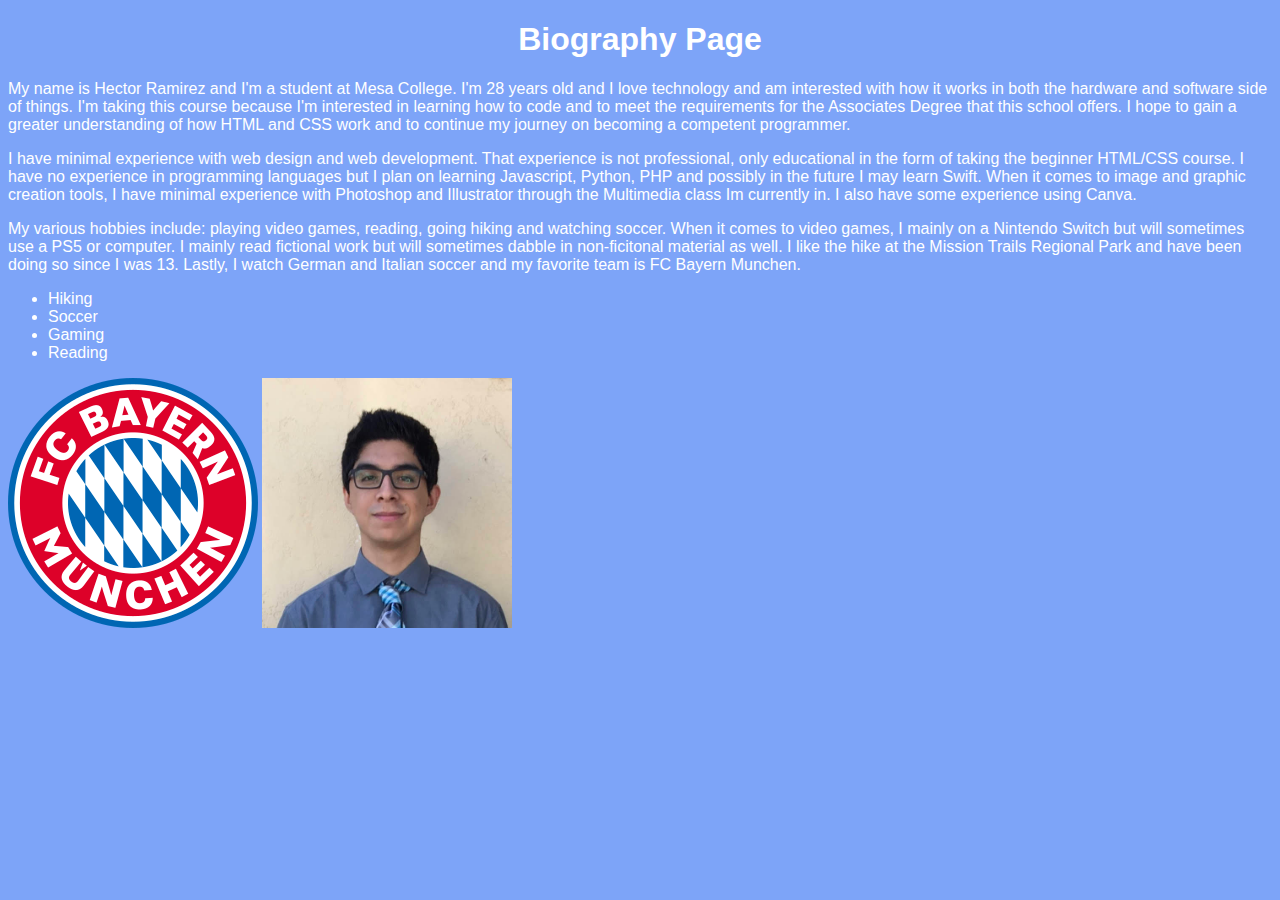
<file: lesson01/index.html>
<!DOCTYPE html>
<html lang="en">

<head>
    <meta charset="UTF-8">
    <meta name="viewport" content="width=device-width, initial-scale=1.0">
    <title>Biography Page</title>
    <link rel="stylesheet" href="styles.css">
</head>

<!--Here is the main content on the webpage-->
<body>
    <h1>Biography Page</h1>
    <p>My name is Hector Ramirez and I'm a student at Mesa College. I'm 28 years old and I love technology and am interested with how it works in both the hardware and software side of things. I'm taking this course because I'm interested in learning how to code and to meet the requirements for the Associates Degree that this school offers. I hope to gain a greater understanding of how HTML and CSS work and to continue my journey on becoming a competent programmer.</p>

    <p>I have minimal experience with web design and web development. That experience is not professional, only educational in the form of taking the beginner HTML/CSS course. I have no experience in programming languages but I plan on learning Javascript, Python, PHP and possibly in the future I may learn Swift. When it comes to image and graphic creation tools, I have minimal experience with Photoshop and Illustrator through the Multimedia class Im currently in. I also have some experience using Canva.</p>

    <p>My various hobbies include: playing video games, reading, going hiking and watching soccer. When it comes to video games, I mainly on a Nintendo Switch but will sometimes use a PS5 or computer. I mainly read fictional work but will sometimes dabble in non-ficitonal material as well. I like the hike at the Mission Trails Regional Park and have been doing so since I was 13. Lastly, I watch German and Italian soccer and my favorite team is FC Bayern Munchen.</p>

    <!--A list of my hobbies-->
    <ul>
        <li>Hiking</li>
        <li>Soccer</li>
        <li>Gaming</li>
        <li>Reading</li>
    </ul>

    
    <!--The image of my favorite soccer team and of me-->
    <img src="bayernlogo.png" alt="Bayern Logo">

    <img src="me.jpeg" alt="Me">

</body>

</html>
</file>
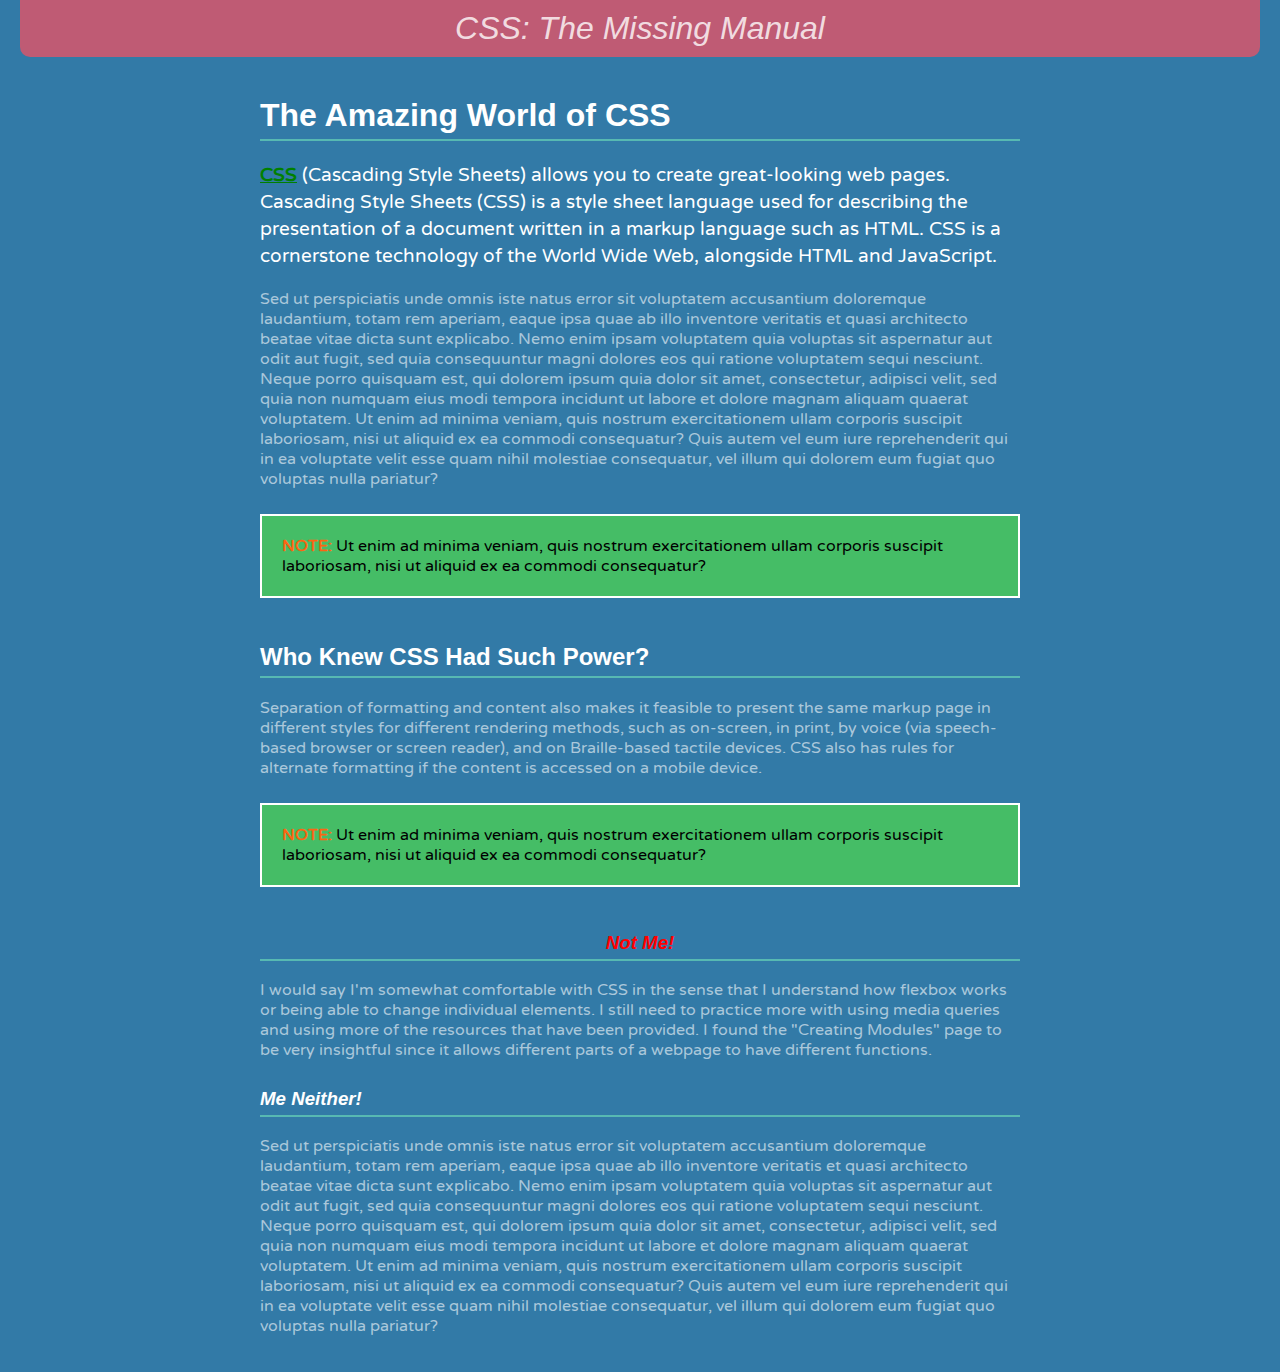
<file: lesson02/index.html>
<!DOCTYPE html>
<html lang="en">
  <head>
    <meta charset="UTF-8" />
    <title>Selector Basics</title>
    <link
      rel="stylesheet"
      href="https://fonts.googleapis.com/css?family=Varela+Round"
    />
    <style>
      body {
        background-color: rgb(50,122,167);
        padding: 0 20px 20px 20px; /* p0-0-20-20 */
        margin: 0; /*m0 */
      }
      p {
        color: rgba(255,255,255,0.6);
        font-size: 1em; /* fz1em */
        font-family: "Varela Round", Arial, Helvetica, sans-serif;
      }
      h1, h2, h3 {
        color: rgb(255,255,255);
        font-family: Arial, "Palatino Linotype", Times, serif;
        border-bottom: 2px solid rgb(87,185,178);
        padding-top: 10px;
        padding-bottom: 5px;
      }
      h1 {
        font-size: 2em;
      }
      #logo {
        font-family: Baskerville, Palatino, sans-serif; /* ff */
        font-size: 2em; /* fz2em */
        color: rgba(255,255,255,.8);
        font-style: italic;
        text-align: center;
        margin-bottom: 30px;
        background-color: rgb(191,91,116);
        border-radius: 0 0 10px 10px; /*bdrs0-0-10-10 */
        padding: 10px;
      }
      .note {
        color: #000;
        border: 2px solid #fff;
        background-color: rgb(69,189,102);
        margin-top: 25px;
        margin-bottom: 35px;
        padding: 20px;
      }
      .note strong {
        color: #fc6512;
      }
      article {
        max-width: 760px; /* maw760 */
        margin: 0 auto;
      }
      h1+p {
        color: rgb(255,255,255);
        font-size: 1.2em;
        line-height: 140%;
      }
      a[href="/en-US/docs/Glossary/CSS"]{
        color: green;
      }
      .me-neither {
        font-style: italic;
      }
      .not-me {
        color: red;
        font-family: Verdana, Geneva, Tahoma, sans-serif;
        font-style: italic;
        text-align: center;
      }
    </style>
  </head>
  <body>
    <header><div id="logo">CSS: The Missing Manual</div></header>

    <article>
      <!-- The article element is intended to present an independent entry that could stand on its own. -->
      <h1>The Amazing World of CSS</h1>
      <p>
        <strong><a href="/en-US/docs/Glossary/CSS">CSS</a></strong> (Cascading
        Style Sheets) allows you to create great-looking web pages. Cascading
        Style Sheets (CSS) is a style sheet language used for describing the
        presentation of a document written in a markup language such as HTML.
        CSS is a cornerstone technology of the World Wide Web, alongside HTML
        and JavaScript.
      </p>
      <p>
        Sed ut perspiciatis unde omnis iste natus error sit voluptatem
        accusantium doloremque laudantium, totam rem aperiam, eaque ipsa quae ab
        illo inventore veritatis et quasi architecto beatae vitae dicta sunt
        explicabo. Nemo enim ipsam voluptatem quia voluptas sit aspernatur aut
        odit aut fugit, sed quia consequuntur magni dolores eos qui ratione
        voluptatem sequi nesciunt. Neque porro quisquam est, qui dolorem ipsum
        quia dolor sit amet, consectetur, adipisci velit, sed quia non numquam
        eius modi tempora incidunt ut labore et dolore magnam aliquam quaerat
        voluptatem. Ut enim ad minima veniam, quis nostrum exercitationem ullam
        corporis suscipit laboriosam, nisi ut aliquid ex ea commodi consequatur?
        Quis autem vel eum iure reprehenderit qui in ea voluptate velit esse
        quam nihil molestiae consequatur, vel illum qui dolorem eum fugiat quo
        voluptas nulla pariatur?
      </p>
      <p class="note">
        <strong>NOTE:</strong> Ut enim ad minima veniam, quis nostrum
        exercitationem ullam corporis suscipit laboriosam, nisi ut aliquid ex ea
        commodi consequatur?
      </p>

      <h2>Who Knew CSS Had Such Power?</h2>
      <p>
        Separation of formatting and content also makes it feasible to present
        the same markup page in different styles for different rendering
        methods, such as on-screen, in print, by voice (via speech-based browser
        or screen reader), and on Braille-based tactile devices. CSS also has
        rules for alternate formatting if the content is accessed on a mobile
        device.
      </p>
      <p class="note">
        <strong>NOTE:</strong> Ut enim ad minima veniam, quis nostrum
        exercitationem ullam corporis suscipit laboriosam, nisi ut aliquid ex ea
        commodi consequatur?
      </p>

      <h3 class="not-me">Not Me!</h3>
      <p>
        I would say I'm somewhat comfortable with CSS in the sense that I understand how flexbox works or being able to change individual elements. I still need to practice more with using media queries  and using more of the resources that have been provided. I found the "Creating Modules" page to be very insightful since it allows different parts of a webpage to have different functions.
      </p>

      <h3 class="me-neither">Me Neither!</h3>
      <p>
        Sed ut perspiciatis unde omnis iste natus error sit voluptatem
        accusantium doloremque laudantium, totam rem aperiam, eaque ipsa quae ab
        illo inventore veritatis et quasi architecto beatae vitae dicta sunt
        explicabo. Nemo enim ipsam voluptatem quia voluptas sit aspernatur aut
        odit aut fugit, sed quia consequuntur magni dolores eos qui ratione
        voluptatem sequi nesciunt. Neque porro quisquam est, qui dolorem ipsum
        quia dolor sit amet, consectetur, adipisci velit, sed quia non numquam
        eius modi tempora incidunt ut labore et dolore magnam aliquam quaerat
        voluptatem. Ut enim ad minima veniam, quis nostrum exercitationem ullam
        corporis suscipit laboriosam, nisi ut aliquid ex ea commodi consequatur?
        Quis autem vel eum iure reprehenderit qui in ea voluptate velit esse
        quam nihil molestiae consequatur, vel illum qui dolorem eum fugiat quo
        voluptas nulla pariatur?
      </p>
    </article>
  </body>
</html>
</file>
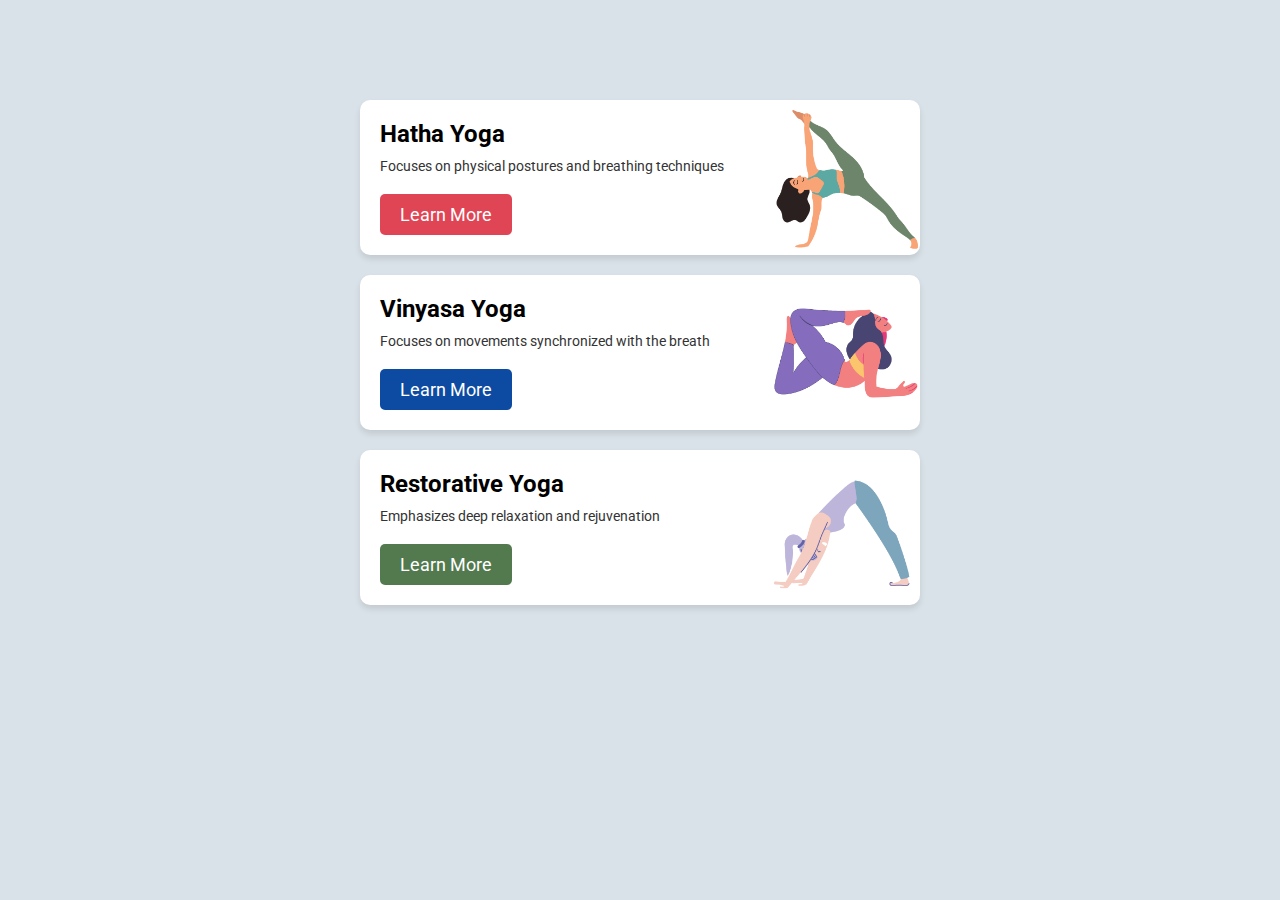
<file: lesson03/index.html>
<!DOCTYPE html>
<html lang="en">
<head>
    <meta charset="UTF-8">
    <meta name="viewport" content="width=device-width, initial-scale=1.0">
    <title>Yoga</title>
    <link rel="preconnect" href="https://fonts.googleapis.com">
<link rel="preconnect" href="https://fonts.gstatic.com" crossorigin>
<link href="https://fonts.googleapis.com/css2?family=Roboto:ital,wght@400;500;700;&display=swap" rel="stylesheet">
<link rel="stylesheet" href="styles.css">
</head>
<body>
    <div class="container">
        <div class="card">
            <h2>Hatha Yoga</h2>
            <p>Focuses on physical postures and breathing techniques</p>
            <a href="#">Learn More</a>
        </div>
        <div class="card">
            <h2>Vinyasa Yoga</h2>
            <p>Focuses on movements synchronized with the breath</p>
            <a href="#">Learn More</a>
        </div>
        <div class="card">
            <h2>Restorative Yoga</h2>
            <p>Emphasizes deep relaxation and rejuvenation</p>
            <a href="#">Learn More</a>
        </div>
    </div>
</body>
</html>
</file>
<file: lesson01/styles.css>
body {
    background-color: #7da4f8;
    color: #fff;
    font-family: Helvetica;
}

h1 {
    text-align: center;
}

img {
    height: 250px;
    width: 250px;
}
</file>
<file: lesson03/styles.css>
* {
    margin: 0;
    padding: 0;
    box-sizing: border-box;
}
body {
    font-family: 'Roboto', sans-serif;
    background-color: #d9e2e8;
}
.container {
    max-width: 600px;
    margin: 100px auto;
    padding: 0 20px;
}
.card {
    background-color: #fff;
    margin: 20px 0;
    padding: 20px 20px 30px;
    border-radius: 10px;
    box-shadow: 0 4px 6px rgba(0,0,0,0.1);
}
.card h2 {
    padding-bottom: 10px;
}
.card p {
    font-size: 14px;
    font-weight: 400;
    color: #333;
    margin-bottom: 30px;
}
.card:first-of-type {
    background: #fff url(./‫images/pose1.png) no-repeat center right/150px;
}
.card:first-of-type a {
    background-color: #e04555;
}
.card:last-of-type {
    background: #fff url(./‫images/pose3.png) no-repeat center right/150px;
}
.card:last-of-type a {
    background-color: #537a4f;
}
.card:nth-of-type(2) {
    background: #fff url(./‫images/pose2.png) no-repeat center right/150px;
}
.card:nth-of-type(2) a {
    background-color: #0d4ba3;
}
.card a {
    text-decoration: none;
    color: #fff;
    padding: 10px 20px;
    border-radius: 5px;
    font-size: 18px;
}
.card a:hover {
    opacity: 0.9;
}
</file>
